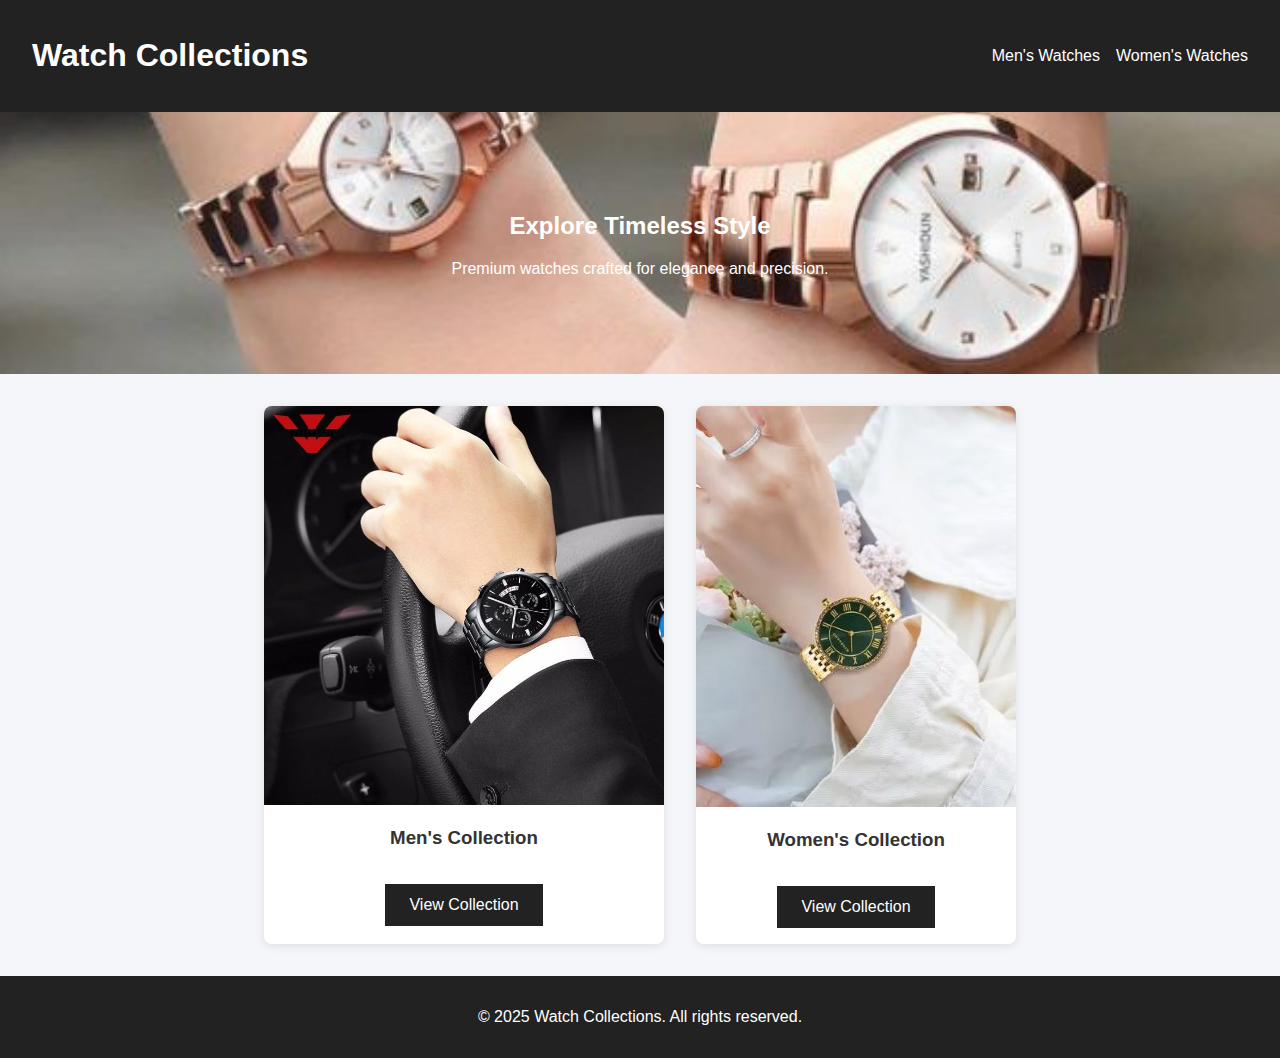
<file: index.html>
<!DOCTYPE html>
<html lang="en">
<head>
  <meta charset="UTF-8" />
  <meta name="viewport" content="width=device-width, initial-scale=1.0"/>
  <title>Watch Collections</title>
  <link rel="stylesheet" href="styles.css"/>
</head>
<body>
  <header>
    <h1>Watch Collections</h1>
    <nav>
      <ul>
        <li><a href="men.html">Men's Watches</a></li>
        <li><a href="women.html">Women's Watches</a></li>
      </ul>
    </nav>
  </header>

  <section class="hero">
    <h2>Explore Timeless Style</h2>
    <p>Premium watches crafted for elegance and precision.</p>
  </section>

  <section class="collections">
    <div class="collection-card">
      <img src="men.jpg" alt="Men's Watches"/>
      <h3>Men's Collection</h3>
      <a href="men.html" class="btn">View Collection</a>
    </div>
    <div class="collection-card">
      <img src="women (Phone).jpg" alt="Women's Watches"/>
      <h3>Women's Collection</h3>
      <a href="women.html" class="btn">View Collection</a>
    </div>
  </section>

  <footer>
    <p>&copy; 2025 Watch Collections. All rights reserved.</p>
  </footer>
</body>
</html>
</file>
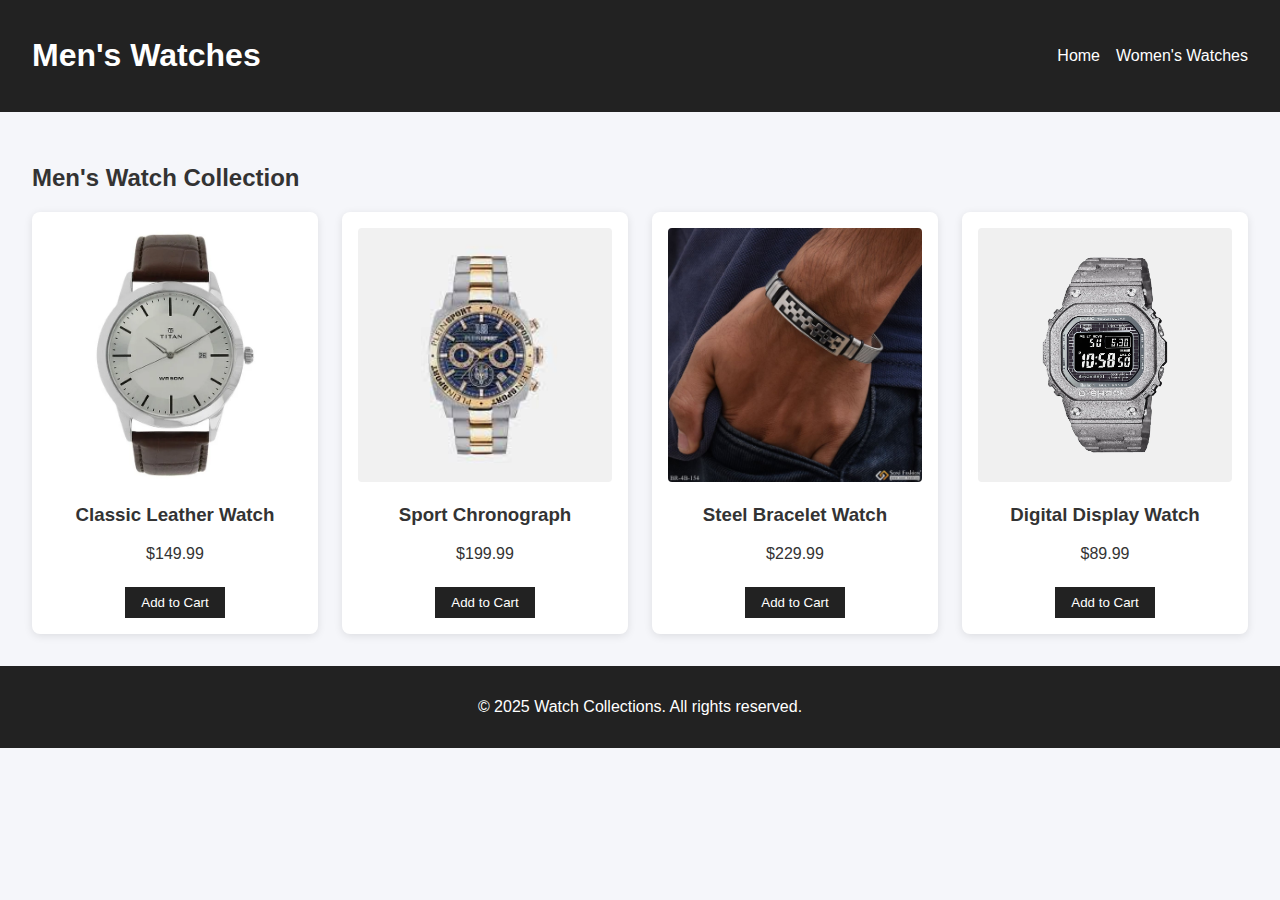
<file: men.html>
<!DOCTYPE html>
<html lang="en">
<head>
  <meta charset="UTF-8"/>
  <meta name="viewport" content="width=device-width, initial-scale=1.0"/>
  <title>Men's Watches</title>
  <link rel="stylesheet" href="styles.css"/>
</head>
<body>
  <header>
    <h1>Men's Watches</h1>
    <nav>
      <ul>
        <li><a href="index.html">Home</a></li>
        <li><a href="women.html">Women's Watches</a></li>
      </ul>
    </nav>
  </header>

  <section class="products-section">
    <h2>Men's Watch Collection</h2>
    <div class="product-grid">
      <div class="product-card">
        <img src="Classic Leather Watch.jpg" alt="Classic Leather Watch">
        <h3>Classic Leather Watch</h3>
        <p>$149.99</p>
        <button class="add-to-cart">Add to Cart</button>
      </div>
      <div class="product-card">
        <img src="Sport Chronograph.jpg" alt="Sport Chronograph">
        <h3>Sport Chronograph</h3>
        <p>$199.99</p>
        <button class="add-to-cart">Add to Cart</button>
      </div>
      <div class="product-card">
        <img src="Steel Bracelet Watch.jpg" alt="Steel Bracelet Watch">
        <h3>Steel Bracelet Watch</h3>
        <p>$229.99</p>
        <button class="add-to-cart">Add to Cart</button>
      </div>
      <div class="product-card">
        <img src="prc.jpg" alt="Digital Display Watch">
        <h3>Digital Display Watch</h3>
        <p>$89.99</p>
        <button class="add-to-cart">Add to Cart</button>
      </div>
    </div>
  </section>

  <footer>
    <p>&copy; 2025 Watch Collections. All rights reserved.</p>
  </footer>

  <script src="script.js"></script>
</body>
</html>
</file>
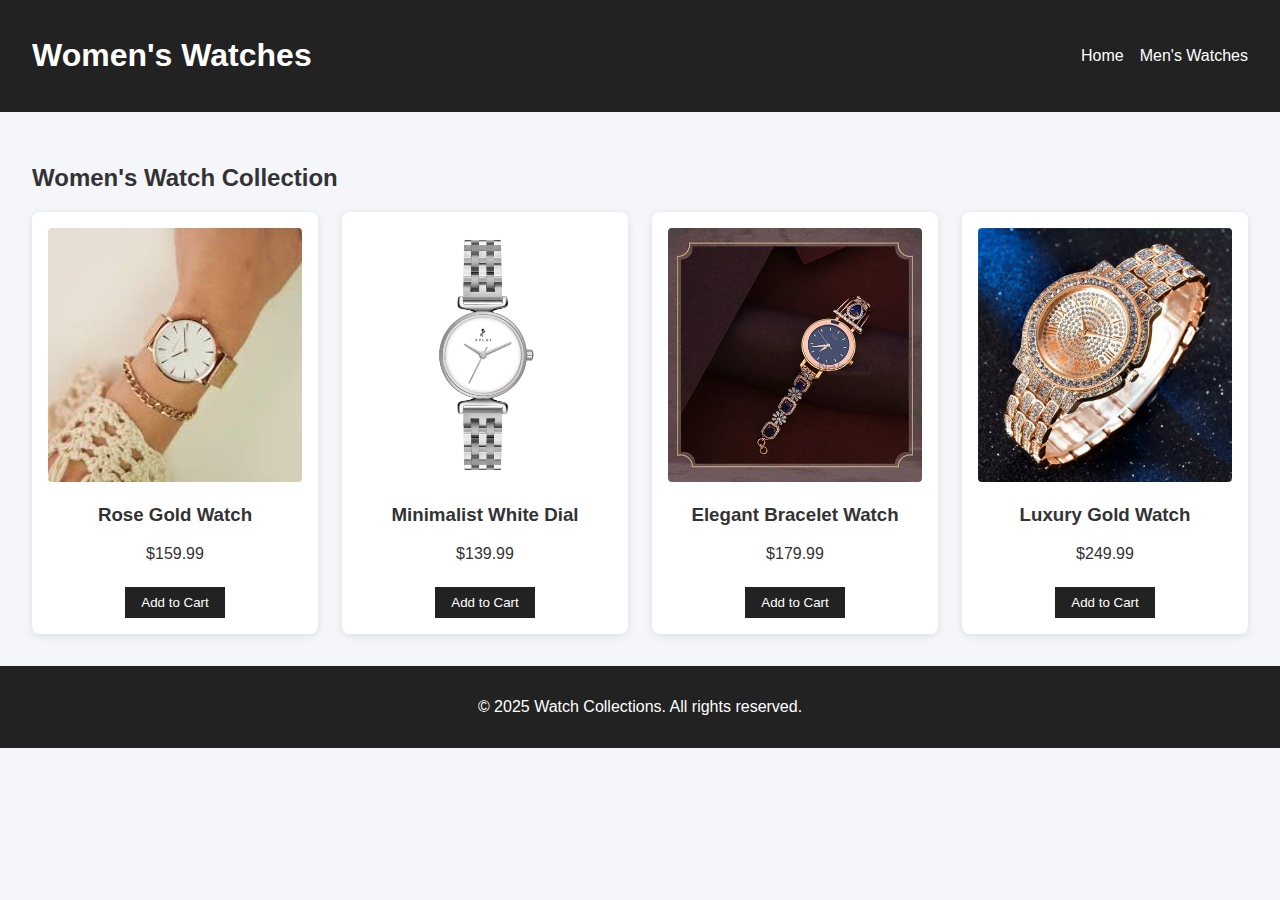
<file: women.html>
<!DOCTYPE html>
<html lang="en">
<head>
  <meta charset="UTF-8"/>
  <meta name="viewport" content="width=device-width, initial-scale=1.0"/>
  <title>Women's Watches</title>
  <link rel="stylesheet" href="styles.css"/>
</head>
<body>
  <header>
    <h1>Women's Watches</h1>
    <nav>
      <ul>
        <li><a href="index.html">Home</a></li>
        <li><a href="men.html">Men's Watches</a></li>
      </ul>
    </nav>
  </header>

  <section class="products-section">
    <h2>Women's Watch Collection</h2>
    <div class="product-grid">
      <div class="product-card">
        <img src="gold.jpg" alt="Rose Gold Watch">
        <h3>Rose Gold Watch</h3>
        <p>$159.99</p>
        <button class="add-to-cart">Add to Cart</button>
      </div>
      <div class="product-card">
        <img src="white.jpg" alt="Minimalist White Dial">
        <h3>Minimalist White Dial</h3>
        <p>$139.99</p>
        <button class="add-to-cart">Add to Cart</button>
      </div>
      <div class="product-card">
        <img src="min.jpg" alt="Elegant Bracelet Watch">
        <h3>Elegant Bracelet Watch</h3>
        <p>$179.99</p>
        <button class="add-to-cart">Add to Cart</button>
      </div>
      <div class="product-card">
        <img src="lux.jpg" alt="Luxury Gold Watch">
        <h3>Luxury Gold Watch</h3>
        <p>$249.99</p>
        <button class="add-to-cart">Add to Cart</button>
      </div>
    </div>
  </section>

  <footer>
    <p>&copy; 2025 Watch Collections. All rights reserved.</p>
  </footer>

  <script src="script.js"></script>
</body>
</html>
</file>
<file: styles.css>
body {
  margin: 0;
  font-family: 'Segoe UI', Tahoma, Geneva, Verdana, sans-serif;
  background: #f5f6fa;
  color: #333;
}

header {
  background: #222;
  color: #fff;
  padding: 1rem 2rem;
  display: flex;
  justify-content: space-between;
  align-items: center;
}

header nav ul {
  list-style: none;
  display: flex;
  gap: 1rem;
}

header nav a {
  color: #fff;
  text-decoration: none;
}

.hero {
   background-image: url('bond.jpg');
  background-repeat: no-repeat;    
  background-size: cover;         
  background-position: center; 
  color: white;
  text-align: center;
  padding: 5rem 2rem;
}

.collections {
  display: flex;
  flex-wrap: wrap;
  justify-content: center;
  gap: 2rem;
  padding: 2rem;
}

.collection-card {
  background: #fff;
  border-radius: 8px;
  text-align: center;
  max-width: 400px;
  box-shadow: 0 2px 10px rgba(0,0,0,0.1);
}

.collection-card img {
  width: 100%;
  border-radius: 8px 8px 0 0;
}

.collection-card .btn {
  display: inline-block;
  margin: 1rem 0;
  padding: 0.75rem 1.5rem;
  background: #222;
  color: #fff;
  text-decoration: none;
}

.products-section {
  padding: 2rem;
}

.product-grid {
  display: grid;
  grid-template-columns: repeat(auto-fit, minmax(220px, 1fr));
  gap: 1.5rem;
}

.product-card {
  background: #fff;
  border-radius: 8px;
  padding: 1rem;
  text-align: center;
  box-shadow: 0 2px 8px rgba(0,0,0,0.1);
}

.product-card img {
  width: 100%;
  border-radius: 4px;
}

.product-card button {
  margin-top: 0.5rem;
  background: #222;
  color: #fff;
  border: none;
  padding: 0.5rem 1rem;
  cursor: pointer;
}

footer {
  background: #222;
  color: #fff;
  text-align: center;
  padding: 1rem;
}

@media (max-width: 600px) {
  header nav ul {
    flex-direction: column;
  }
}
</file>
